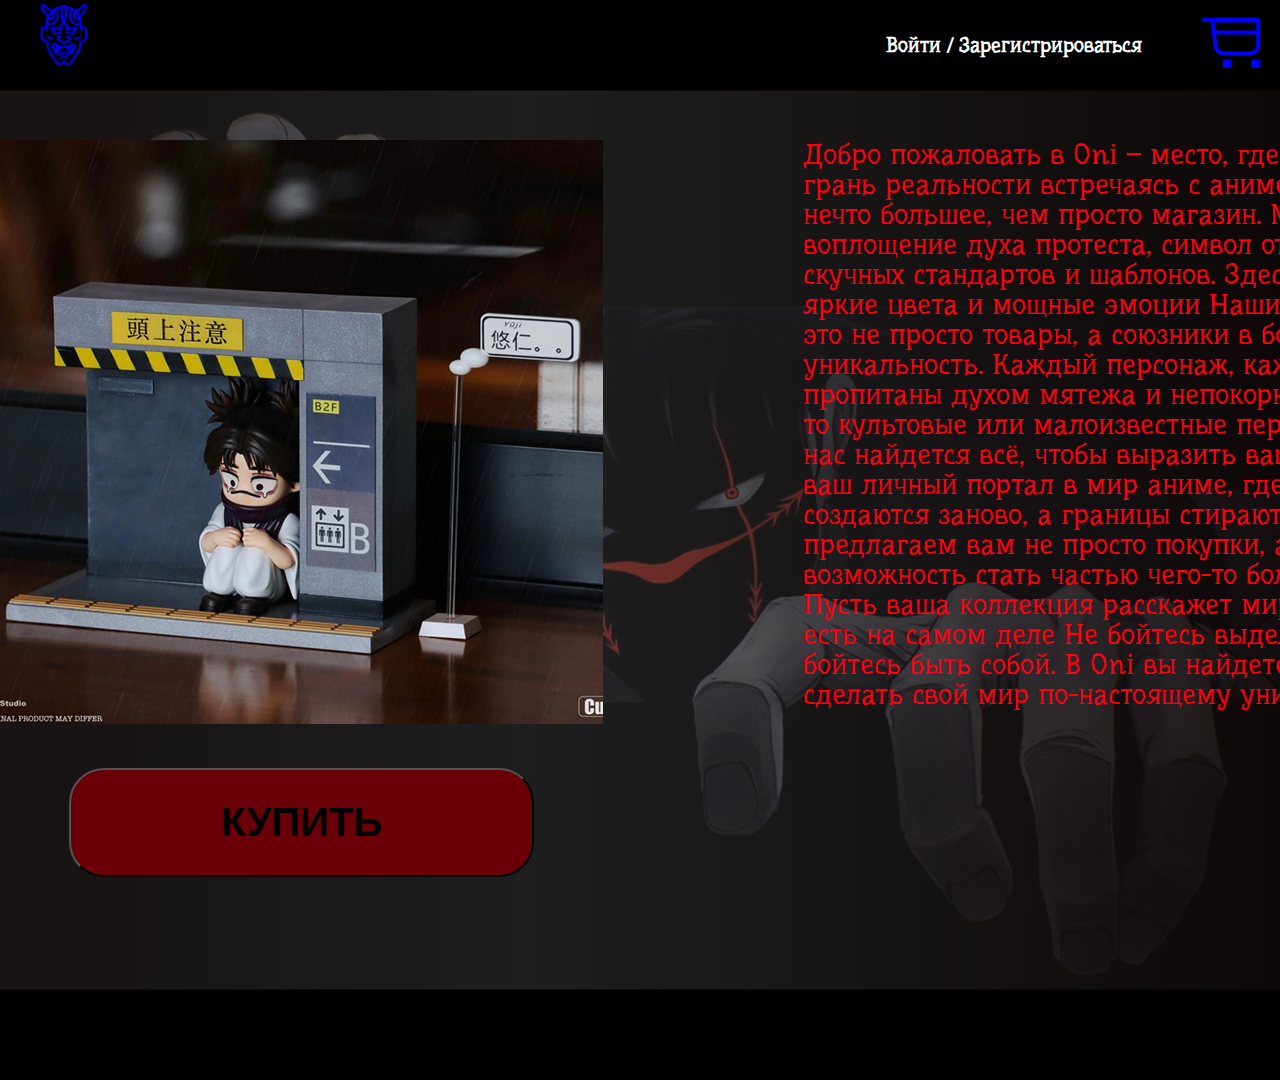
<file: index.html>
<!DOCTYPE html>
<html lang="en">
<head>
	<meta charset="UTF-8">
	<meta name="viewport" content="width=device-width, initial-scale=1.0">
	<link rel="icon" href="img/фон_1.png" type="img/фон_1.png">
	<link rel="stylesheet" href="css/style.css">
	
	<title>ANIME</title>
</head>
<body>

	<div class="container_menu">
		<div class="container_inner">
			<div class="menu_5">
				<div class="icon_text">
					<div class="container_icon">
						<a href="index.html">
							<img src="img/лого.png" alt="Главная иконка сайта">
						</a>
					</div>
				</div>

				<div class="nav_menu">
					<div class="vhod_reg">
						<div class="vhod"><a href="вход.html">Войти  /</a></div>
						<div class="reg"><a href="регистрация.html">Зарегистрироваться</a></div>
					</div>

					
					<div class="img1"><a href="корзина.html"><img src="img/Group.png" alt=""></a></div>
					<div class="img2"><a href="#"><img src="img/поиск.png" alt=""></a></div>
					<div class="img3"><a href="index.html"><img src="img/дом.png" alt=""></a></div>
					
					
				</div>
			</div>
		</div>

	</div>


	<div class="container1">
		<div class="container_second">



			


			<div class="image_text">

				<div class="image_button">
					<div class="image"><img src="img/image1.png" alt="">	</div>
					
					<a href="каталог.html"><button class="btn"> купить </button></a>
					<!-- <a href="страница товара.html"><button class="btn"> купить </button></a> -->
					

				</div>
				
				<div class="text"><p>Добро пожаловать в Oni – место, где стирается грань реальности встречаясь с аниме, создавая нечто большее, чем просто магазин. Мы – это воплощение духа протеста, символ отказа от скучных стандартов и шаблонов. Здесь царят яркие цвета и мощные эмоции
					Наши фигурки – это не просто товары, а союзники в борьбе за уникальность. Каждый персонаж, каждая деталь пропитаны духом мятежа и непокорности. Будь то культовые или малоизвестные персонажи, у нас найдется всё, чтобы выразить ваш пыл
					Oni – ваш личный портал в мир аниме, где правила создаются заново, а границы стираются. Мы предлагаем вам не просто покупки, а возможность стать частью чего-то большего. Пусть ваша коллекция расскажет миру, кто вы есть на самом деле
				Не бойтесь выделяться. Не бойтесь быть собой. В Oni вы найдете всё, чтобы сделать свой мир по-настоящему уникальным</p></div>



			</div>
			


		</div>
		
	</div>

	
	<div class="container_footer">
		<div class="container_footer_inner">
			<div class="foot3">
				<div class="text_hidden">	</div>
				<div class="photoimg">
					<img src="img/телеграм.png" alt="">
					<img src="img/инста.png" alt="">
				</div>

			</div>

		</div>
	</div>
	
</body>
</html>
</file>
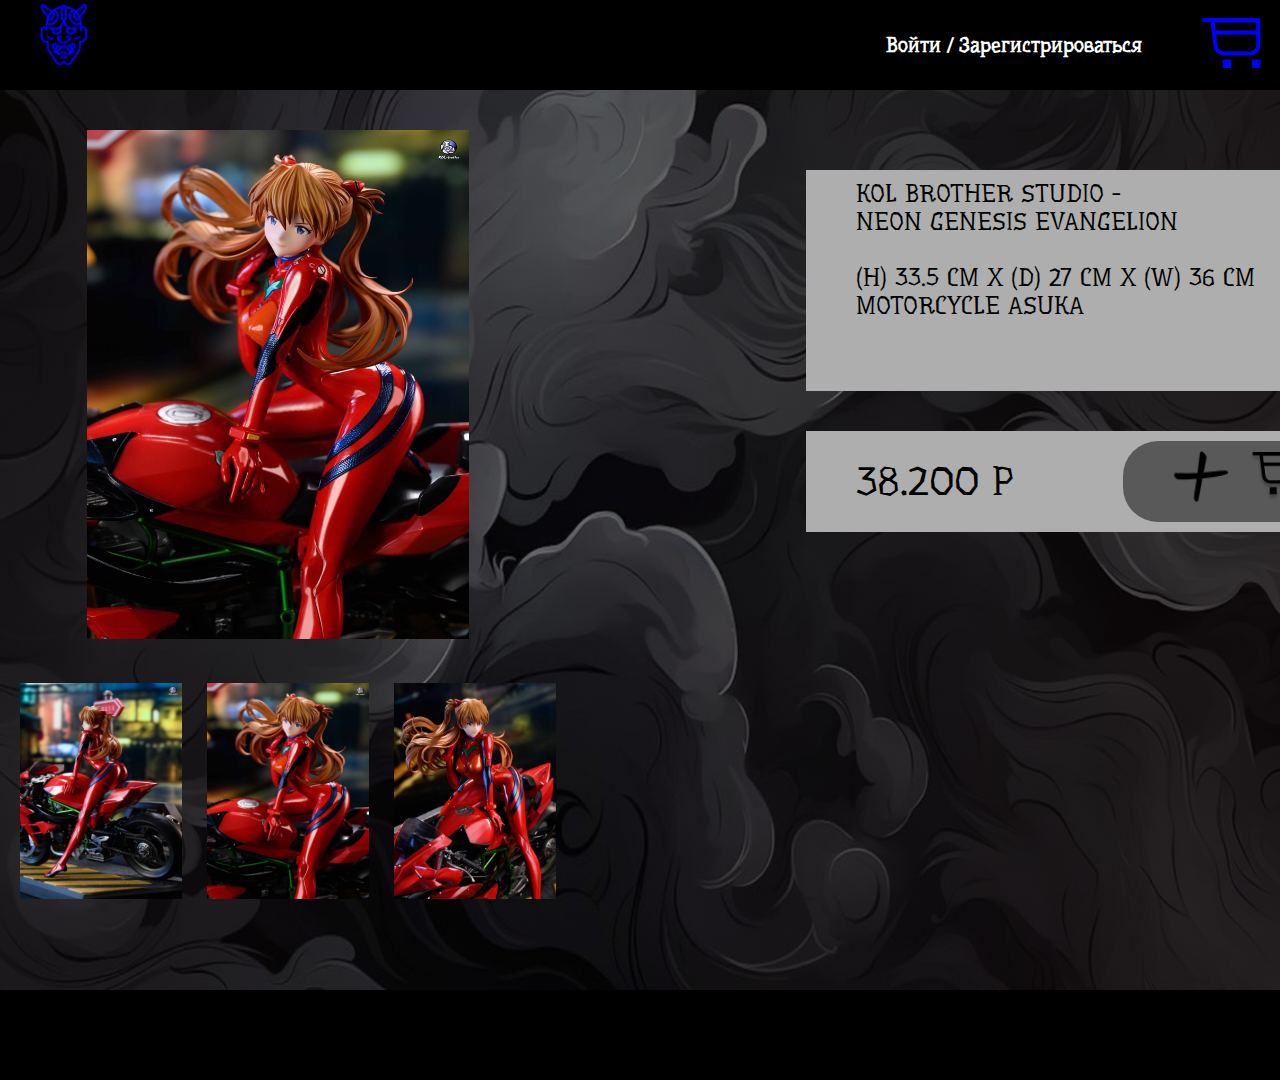
<file: аска.html>
<!DOCTYPE html>
<html lang="en">
<head>
	<meta charset="UTF-8">
	<meta name="viewport" content="width=device-width, initial-scale=1.0">
	<link rel="icon" href="img/фон_1.png" type="img/фон_1.png">
	<link rel="stylesheet" href="css/style.css">
	<title>Страница товара</title>
</head>
<body>

	<div class="container_menu">
		<div class="container_inner">
			<div class="menu_5">
				<div class="icon_text">
					<div class="container_icon">
						<a href="index.html">
							<img src="img/лого.png" alt="Главная иконка сайта">
						</a>
					</div>
				</div>

				<div class="nav_menu">
					<div class="vhod_reg">
						<div class="vhod"><a href="вход.html">Войти  /</a></div>
						<div class="reg"><a href="регистрация.html">Зарегистрироваться</a></div>
					</div>

					
					<div class="img1"><a href="корзина.html"><img src="img/Group.png" alt=""></a></div>
					<div class="img2"><a href="#"><img src="img/поиск.png" alt=""></a></div>
					<div class="img3"><a href="index.html"><img src="img/дом.png" alt=""></a></div>
					
					
				</div>
			</div>
		</div>

	</div>


	<div class="container3">
		<div class="container_second_3">



			<div class="photo_opisanie">

				<div class="photo_image">
					<div class="photo"><img src="img/аска2.jfif" alt=""></div>

					<img class="imgg1" src="img/аска1" alt="">
					<img class="imgg2" src="img/аска2.jfif" alt="">
					<img class="imgg3" src="img/аска3.png" alt="">




				</div>



				<div class="opisanie_2">
					<p class="btn3">Kol Brother Studio - <br>Neon Genesis Evangelion <br> <br> (H) 33.5 cm x (D) 27 cm x (W) 36 cm<br> Motorcycle Asuka  </p>

					<div class="btn4">
						<p > 38.200 р </p>

						<div class="block">
							<p><img src="img/+.png" alt=""></p>
							<p><img src="img/корзина.png" alt=""></p>
						</div>

					</div>

				</div>


			</div>
			


		</div>
		
	</div>

	<div class="container_footer">
		<div class="container_footer_inner">
			<div class="foot3">
				<div class="text_hidden">	</div>
				<div class="photoimg">
					<img src="img/телеграм.png" alt="">
					<img src="img/инста.png" alt="">
				</div>

			</div>

		</div>
	</div>

</body>
</html>
</file>
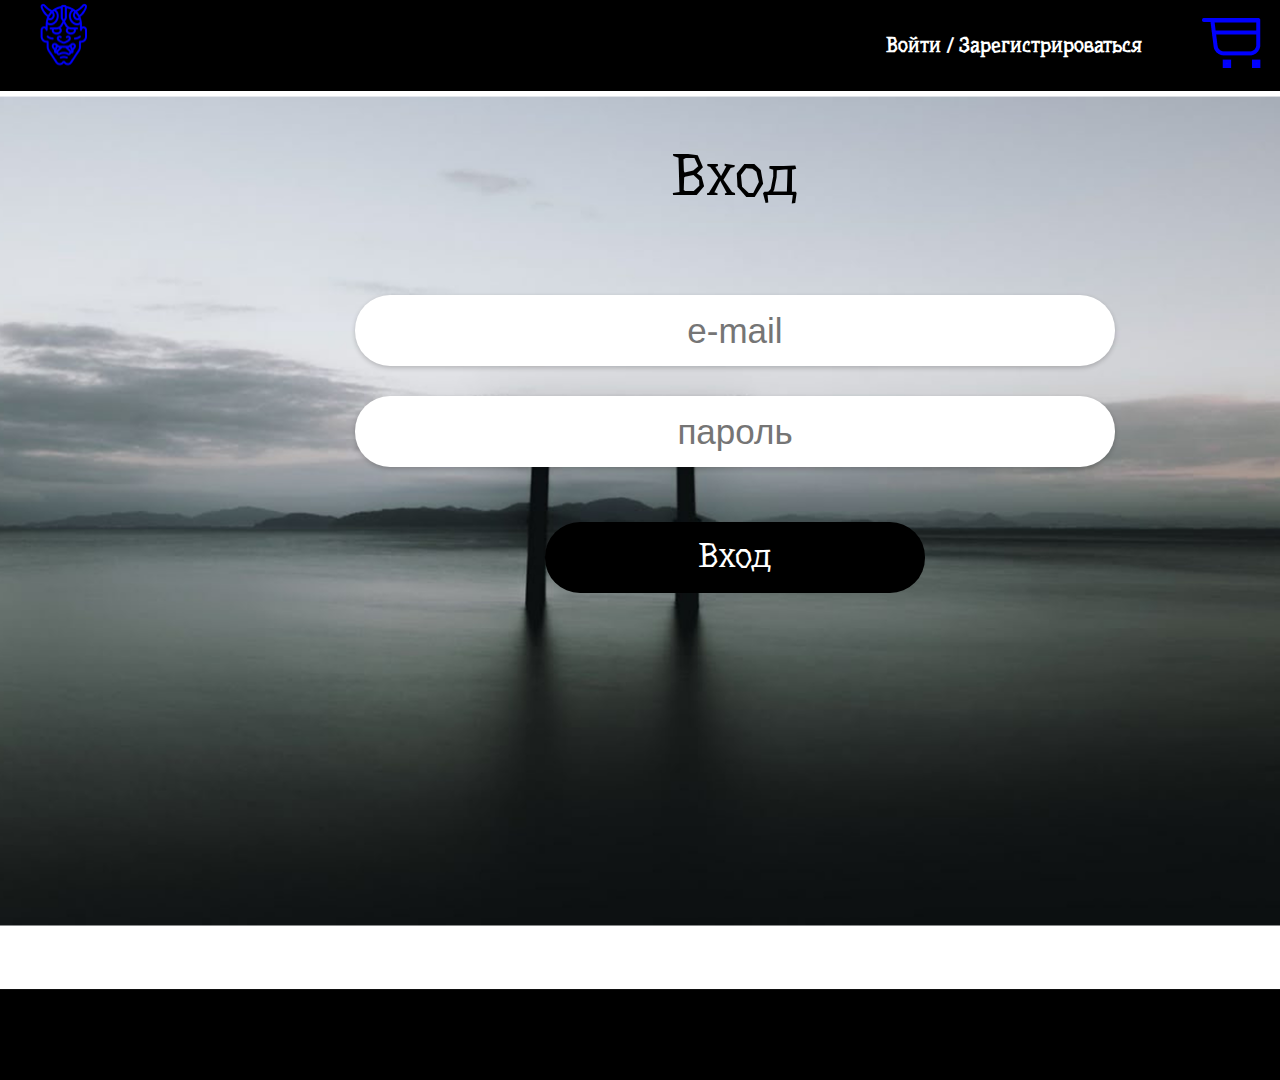
<file: вход.html>
<!DOCTYPE html>
<html lang="en">
<head>
	<meta charset="UTF-8">
	<meta name="viewport" content="width=device-width, initial-scale=1.0">
	<link rel="icon" href="img/фон_1.png" type="img/фон_1.png">
	<link rel="stylesheet" href="css/style.css">
	<title>Вход</title>
</head>
<body>

<div class="container_menu">
		<div class="container_inner">
			<div class="menu_5">
				<div class="icon_text">
					<div class="container_icon">
						<a href="index.html">
							<img src="img/лого.png" alt="Главная иконка сайта">
						</a>
					</div>
				</div>

				<div class="nav_menu">
					<div class="vhod_reg">
						<div class="vhod"><a href="вход.html">Войти  /</a></div>
						<div class="reg"><a href="регистрация.html">Зарегистрироваться</a></div>
					</div>

					
					<div class="img1"><a href="корзина.html"><img src="img/Group.png" alt=""></a></div>
					<div class="img2"><a href="#"><img src="img/поиск.png" alt=""></a></div>
					<div class="img3"><a href="index.html"><img src="img/дом.png" alt=""></a></div>
					
					
				</div>
			</div>
		</div>

	</div>



	<div class="container5">
		<div class="container_second_5">




			<div class="text2"><p>Вход</p></div>



			<div class="button-container">
    
    <input type="email" id="email" class="input-field" placeholder="e-mail" />

    
    <input type="password" id="password" class="input-field" placeholder="пароль" />

    <p class="btn18">Вход</p>
</div>



	

		</div>
		
	</div>



	<div class="container_footer">
		<div class="container_footer_inner">
			<div class="foot3">
				<div class="text_hidden">	</div>
				<div class="photoimg">
					<img src="img/телеграм.png" alt="">
					<img src="img/инста.png" alt="">
				</div>

			</div>

		</div>
	</div>

	
</body>
</html>
</file>
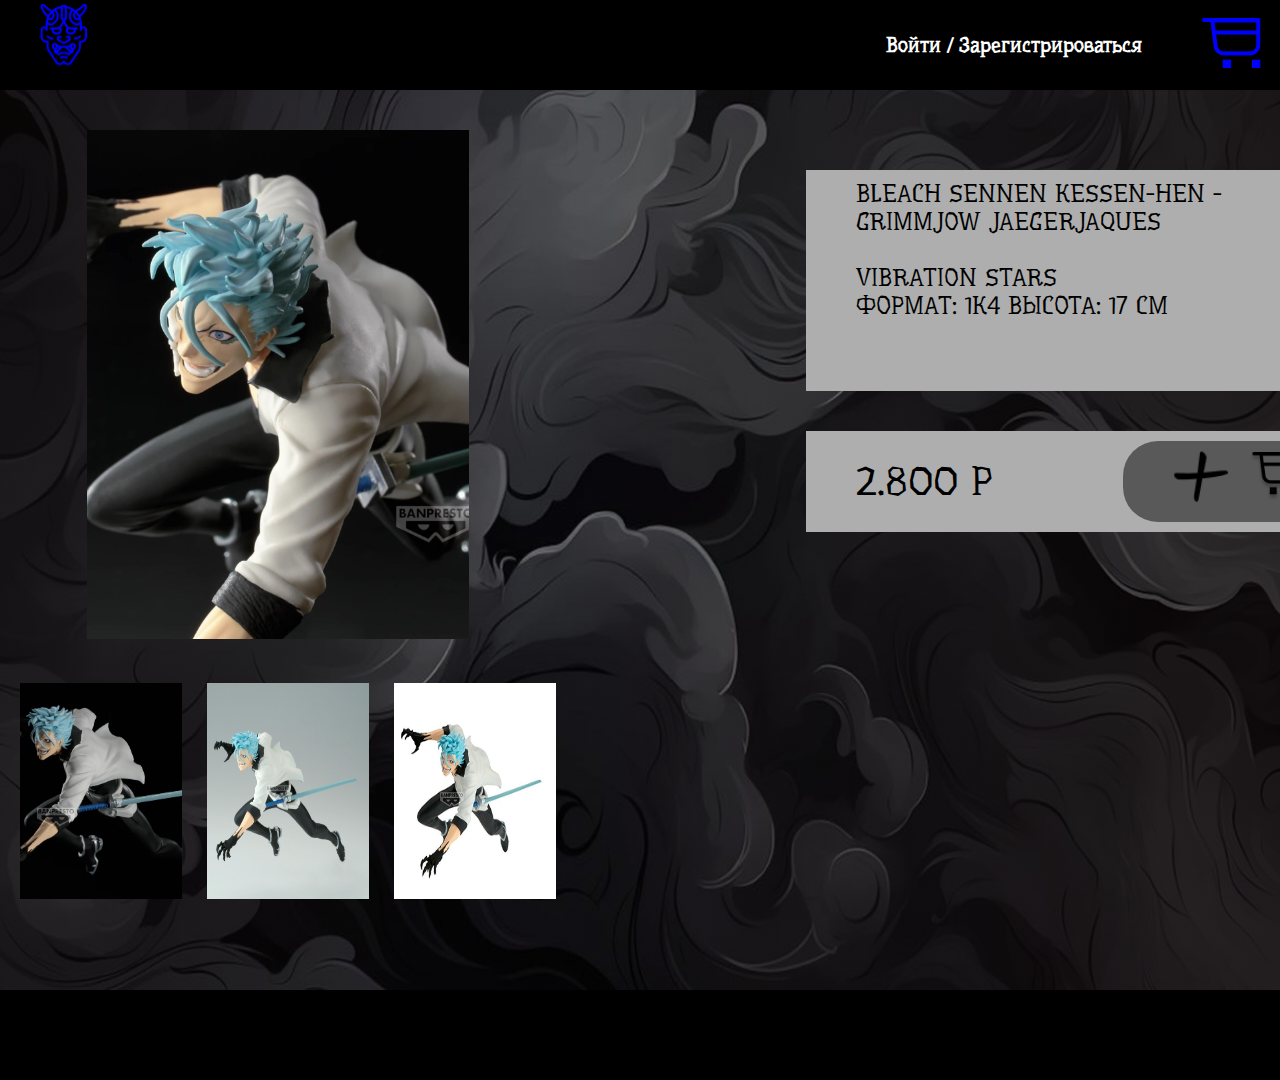
<file: гримм.html>
<!DOCTYPE html>
<html lang="en">
<head>
	<meta charset="UTF-8">
	<meta name="viewport" content="width=device-width, initial-scale=1.0">
	<link rel="icon" href="img/фон_1.png" type="img/фон_1.png">
	<link rel="stylesheet" href="css/style.css">
	<title>Страница товара</title>
</head>
<body>

	<div class="container_menu">
		<div class="container_inner">
			<div class="menu_5">
				<div class="icon_text">
					<div class="container_icon">
						<a href="index.html">
							<img src="img/лого.png" alt="Главная иконка сайта">
						</a>
					</div>
				</div>

				<div class="nav_menu">
					<div class="vhod_reg">
						<div class="vhod"><a href="вход.html">Войти  /</a></div>
						<div class="reg"><a href="регистрация.html">Зарегистрироваться</a></div>
					</div>

					
					<div class="img1"><a href="корзина.html"><img src="img/Group.png" alt=""></a></div>
					<div class="img2"><a href="#"><img src="img/поиск.png" alt=""></a></div>
					<div class="img3"><a href="index.html"><img src="img/дом.png" alt=""></a></div>
					
					
				</div>
			</div>
		</div>

	</div>


	<div class="container3">
		<div class="container_second_3">



			<div class="photo_opisanie">

				<div class="photo_image">
					<div class="photo"><img src="img/гримм3.png" alt=""></div>

					<img class="imgg1" src="img/гримм4.png" alt="">
					<img class="imgg2" src="img/гримм2.jfif" alt="">
					<img class="imgg3" src="img/товар 3.png" alt="">




				</div>



				<div class="opisanie_2">
					<p class="btn3">Bleach Sennen Kessen-hen - <br>Grimmjow Jaegerjaques <br> <br> Vibration Stars <br> Формат: 1к4  Высота: 17 см </p>

					<div class="btn4">
						<p > 2.800 р </p>

						<div class="block">
							<p><img src="img/+.png" alt=""></p>
							<p><img src="img/корзина.png" alt=""></p>
						</div>

					</div>

				</div>


			</div>
			


		</div>
		
	</div>

	<div class="container_footer">
		<div class="container_footer_inner">
			<div class="foot3">
				<div class="text_hidden">	</div>
				<div class="photoimg">
					<img src="img/телеграм.png" alt="">
					<img src="img/инста.png" alt="">
				</div>

			</div>

		</div>
	</div>

</body>
</html>
</file>
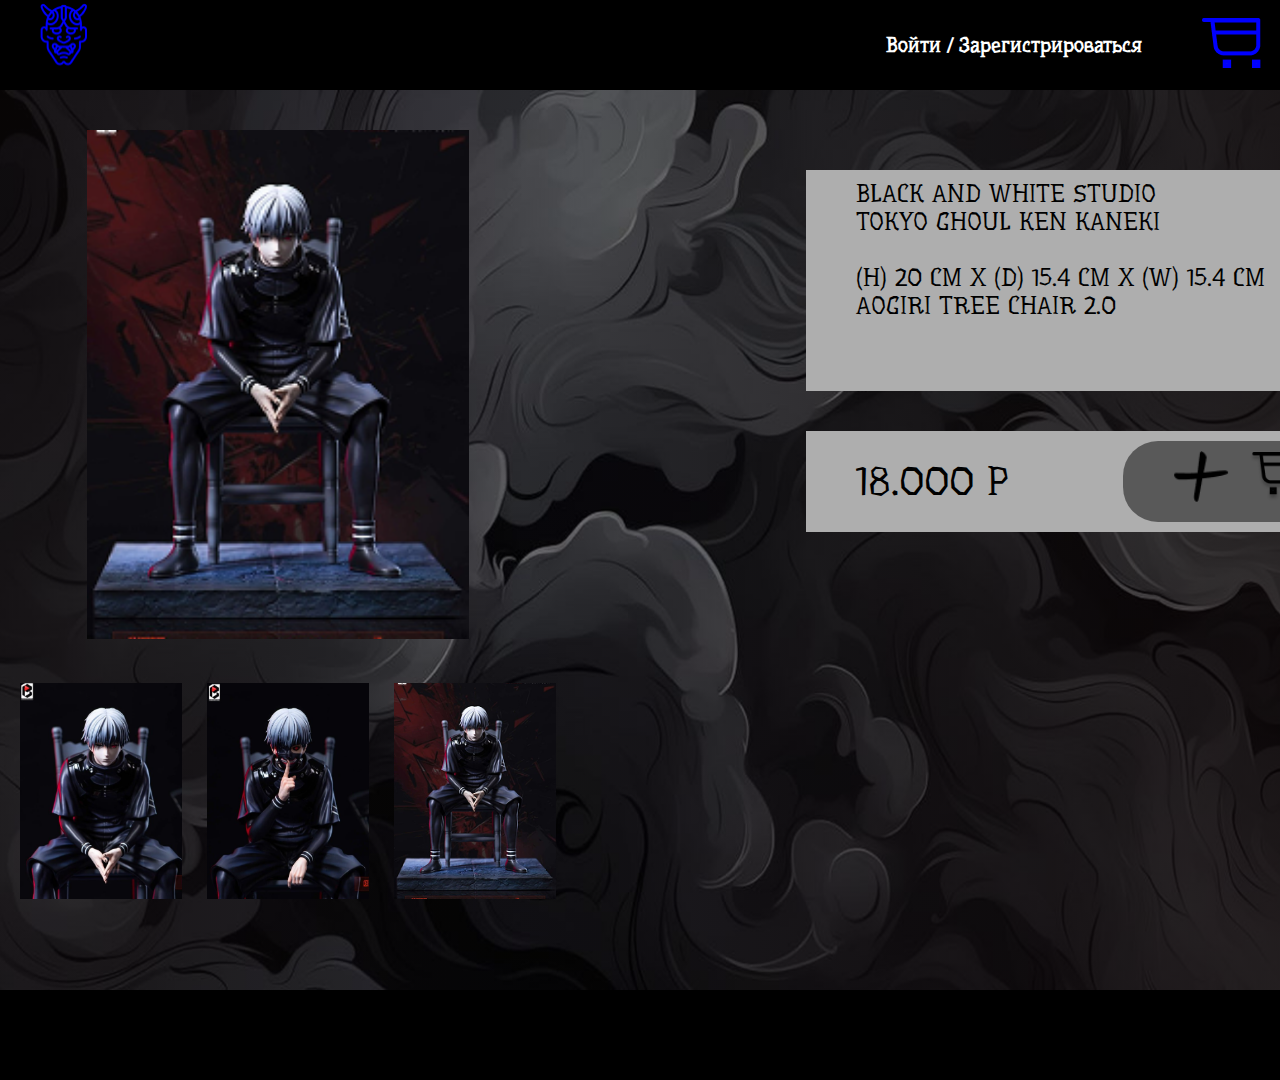
<file: канеки.html>
<!DOCTYPE html>
<html lang="en">
<head>
	<meta charset="UTF-8">
	<meta name="viewport" content="width=device-width, initial-scale=1.0">
	<link rel="icon" href="img/фон_1.png" type="img/фон_1.png">
	<link rel="stylesheet" href="css/style.css">
	<title>Страница товара</title>
</head>
<body>

	<div class="container_menu">
		<div class="container_inner">
			<div class="menu_5">
				<div class="icon_text">
					<div class="container_icon">
						<a href="index.html">
							<img src="img/лого.png" alt="Главная иконка сайта">
						</a>
					</div>
				</div>

				<div class="nav_menu">
					<div class="vhod_reg">
						<div class="vhod"><a href="вход.html">Войти  /</a></div>
						<div class="reg"><a href="регистрация.html">Зарегистрироваться</a></div>
					</div>

					
					<div class="img1"><a href="корзина.html"><img src="img/Group.png" alt=""></a></div>
					<div class="img2"><a href="#"><img src="img/поиск.png" alt=""></a></div>
					<div class="img3"><a href="index.html"><img src="img/дом.png" alt=""></a></div>
					
					
				</div>
			</div>
		</div>

	</div>


	<div class="container3">
		<div class="container_second_3">



			<div class="photo_opisanie">

				<div class="photo_image">
					<div class="photo"><img src="img/товар1.png" alt=""></div>

					<img class="imgg1" src="img/канеки1.png" alt="">
					<img class="imgg2" src="img/канеки2.png" alt="">
					<img class="imgg3" src="img/товар1.png" alt="">




				</div>



				<div class="opisanie_2">
					<p class="btn3">Black and White Studio <br>Tokyo Ghoul Ken Kaneki <br> <br> (H) 20 cm x (D) 15.4 cm x (W) 15.4 cm <br> Aogiri Tree Chair 2.0
					</p>

					<div class="btn4">
						<p > 18.000 р </p>

						<div class="block">
							<p><img src="img/+.png" alt=""></p>
							<p><img src="img/корзина.png" alt=""></p>
						</div>

					</div>

				</div>


			</div>
			


		</div>
		
	</div>

	<div class="container_footer">
		<div class="container_footer_inner">
			<div class="foot3">
				<div class="text_hidden">	</div>
				<div class="photoimg">
					<img src="img/телеграм.png" alt="">
					<img src="img/инста.png" alt="">
				</div>

			</div>

		</div>
	</div>

</body>
</html>
</file>
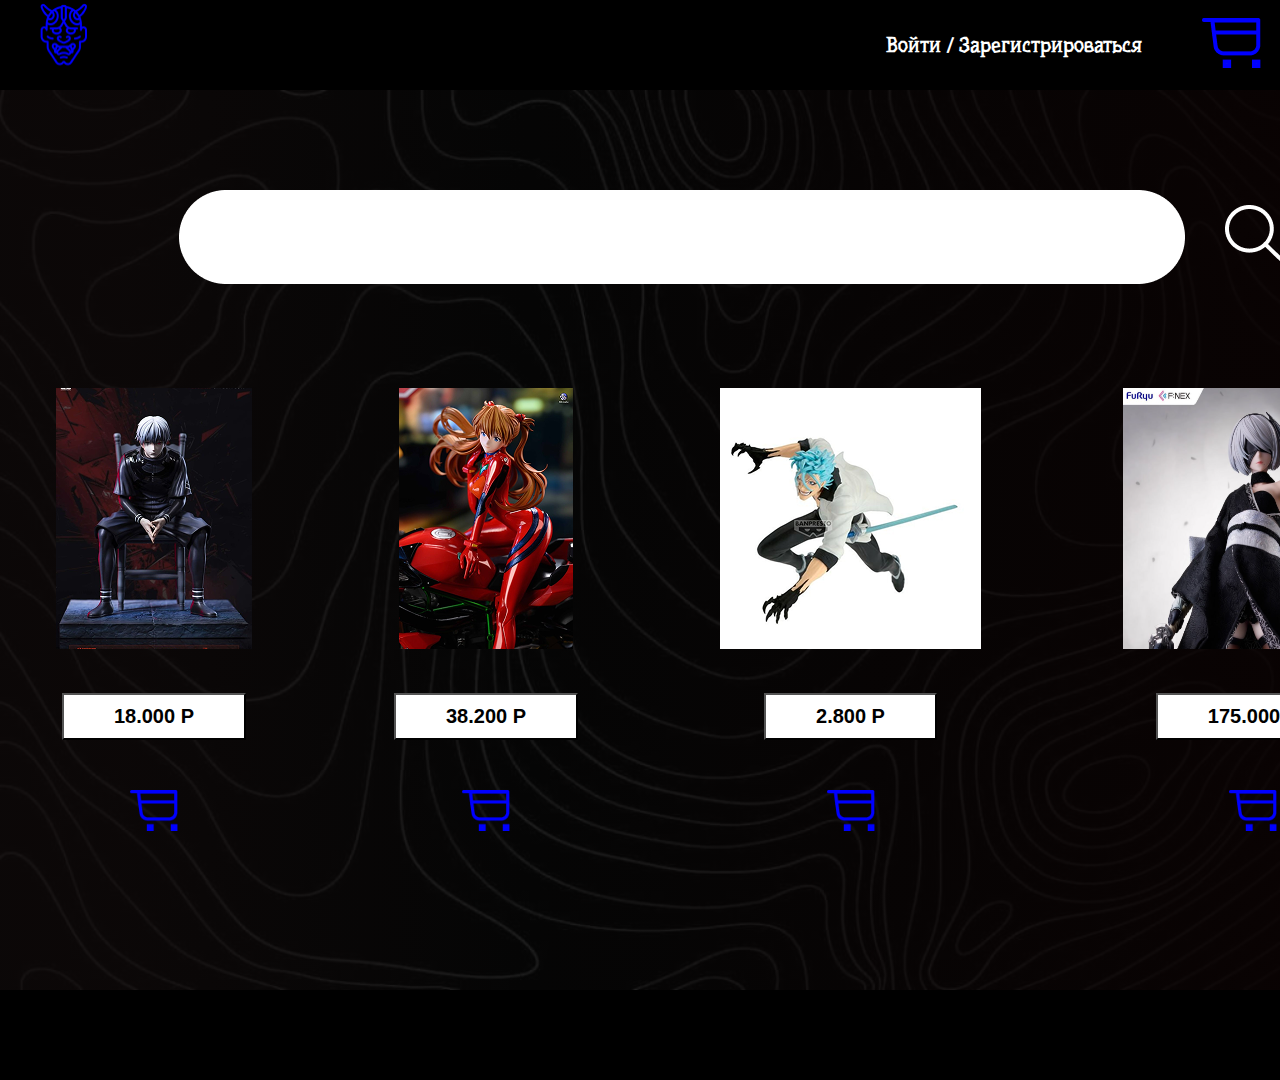
<file: каталог.html>
<!DOCTYPE html>
<html lang="en">
<head>
	<meta charset="UTF-8">
	<meta name="viewport" content="width=device-width, initial-scale=1.0">
	<link rel="icon" href="img/фон_1.png" type="img/фон_1.png">
	<link rel="stylesheet" href="css/style.css">
	<title>Каталог</title>
</head>
<body>

	<div class="container_menu">
		<div class="container_inner">
			<div class="menu_5">
				<div class="icon_text">
					<div class="container_icon">
						<a href="index.html">
							<img src="img/лого.png" alt="Главная иконка сайта">
						</a>
					</div>
				</div>

				<div class="nav_menu">
					<div class="vhod_reg">
						<div class="vhod"><a href="вход.html">Войти  /</a></div>
						<div class="reg"><a href="регистрация.html">Зарегистрироваться</a></div>
					</div>

					
					<div class="img1"><a href="корзина.html"><img src="img/Group.png" alt=""></a></div>
					<div class="img2"><a href="#"><img src="img/поиск.png" alt=""></a></div>
					<div class="img3"><a href="index.html"><img src="img/дом.png" alt=""></a></div>
					
					
				</div>
			</div>
		</div>

	</div>




	
	<div class="container2">
		<div class="container_second_2">





			<div class="poisk_lypa">
				<div class="poisk"><img src="img/поисковая.png" alt=""></div>
				<a class="lypa"   href=""><img src="img/поиск_2.png" alt=""></a>
			</div>

			<div class="tovar_inner">


				<div class="tovar">
					<a href="канеки.html"><img  class="img_1" src="img/товар1.png" alt=""></a>
					<button class="btn2"> 18.000 р </button>
					<a href="корзина.html"><img src="img/Group.png" alt="" class="korzina"></a>
				</div>


				<div class="tovar">
					<a href="аска.html"><img  class="img_2" src="img/товар2.png" alt=""></a>
					<button class="btn2"> 38.200 р </button>
					<a href="корзина.html"><img src="img/Group.png" alt="" class="korzina"></a>
				</div>
				<div class="tovar">
					<a href="гримм.html"><img  class="img_3" src="img/товар 3.png" alt=""></a>
					<button class="btn2"> 2.800 р </button>
					<a href="корзина.html"><img src="img/Group.png" alt="" class="korzina"></a>
				</div>

				<div class="tovar">
					<a href="страница товара.html"><img  class="img_4" src="img/товар9.png" alt=""></a>
					<button class="btn2"> 175.000 р </button>
					<a href="корзина.html"><img src="img/Group.png" alt="" class="korzina"></a>
				</div>


			</div>		

		</div>
	</div>


	<div class="container_footer">
		<div class="container_footer_inner">
			<div class="foot3">
				<div class="text_hidden">	</div>
				<div class="photoimg">
					<img src="img/телеграм.png" alt="">
					<img src="img/инста.png" alt="">
				</div>

			</div>

		</div>
	</div>


	
</body>
</html>
</file>
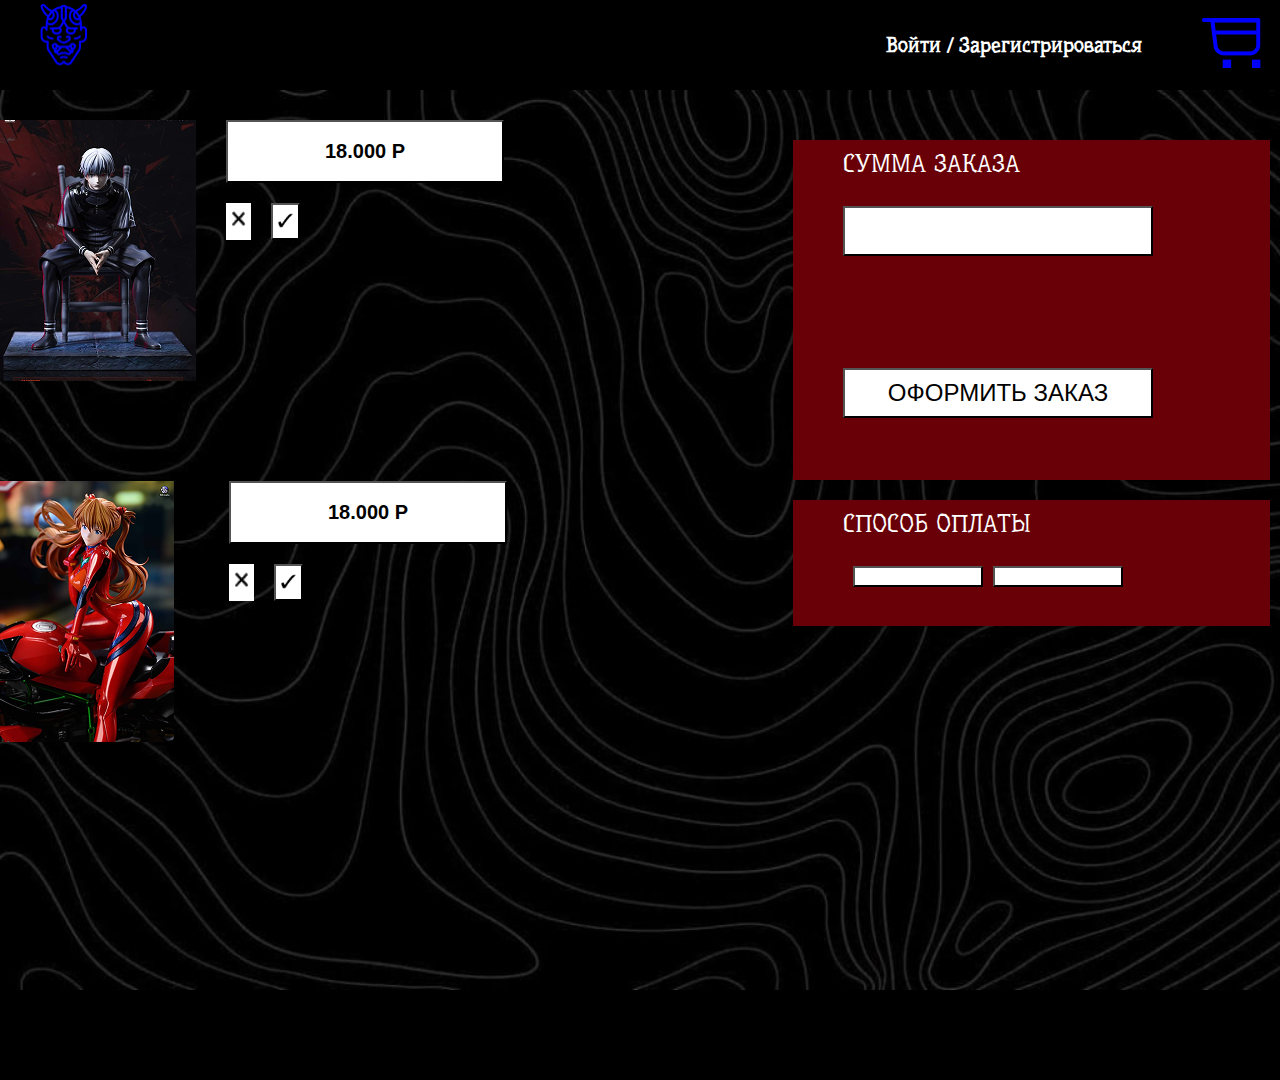
<file: корзина.html>
<!DOCTYPE html>
<html lang="en">
<head>
	<meta charset="UTF-8">
	<meta name="viewport" content="width=device-width, initial-scale=1.0">
	<link rel="icon" href="img/фон_1.png" type="img/фон_1.png">
	<link rel="stylesheet" href="css/style.css">
	<title>Корзина</title>
</head>
<body>

	<div class="container_menu">
		<div class="container_inner">
			<div class="menu_5">
				<div class="icon_text">
					<div class="container_icon">
						<a href="index.html">
							<img src="img/лого.png" alt="Главная иконка сайта">
						</a>
					</div>
				</div>

				<div class="nav_menu">
					<div class="vhod_reg">
						<div class="vhod"><a href="вход.html">Войти  /</a></div>
						<div class="reg"><a href="регистрация.html">Зарегистрироваться</a></div>
					</div>

					
					<div class="img1"><a href="корзина.html"><img src="img/Group.png" alt=""></a></div>
					<div class="img2"><a href="#"><img src="img/поиск.png" alt=""></a></div>
					<div class="img3"><a href="index.html"><img src="img/дом.png" alt=""></a></div>
					
					
				</div>
			</div>
		</div>

	</div>

	<div class="container4">
		<div class="container_second_4">




			<div class="block_inner">

				<div class="block_img_text">

					<div class="bbb">
						<div class="block_block">
							<img src="img/товар1.png" alt="">
							<div class="block_btn1">
								<button class="btn9"> 18.000 р </button>

								<div class="block_pp">
									<p class="btn7"> <img src="img/×.png" alt=""> </p>
									<button class="btn8"> <img src="img/✓.png" alt=""> </button>
								</div>

							</div>
						</div>

						<div class="block_block">

							<div class="block_img_text">
								<img src="img/товар2.png" alt="">
								<div class="block_btn2">
									<button class="btn9"> 18.000 р </button>

									<div class="block_pp">
										<p class="btn7"> <img src="img/×.png" alt=""> </p>
										<button class="btn8"> <img src="img/✓.png" alt=""> </button>
									</div>

								</div>

							</div>

						</div>

					</div>

					

					<div class="summa">
						<p class="btn10"> Сумма заказа <br> <br>

							<button class="btn12"> </button>
							<br> <br> <br> <br>
							<button class="btn13"> Оформить заказ </button>
						</p>

						<p class="btn15">Способ оплаты <br> <br>

							<span class="class">
								<button class="btn14"> </button> 
								<button class="btn16"></button>
							</span>
							
							
							
						</p>


					</div>





				</div>

				





			</div>




		</div>
		
	</div>



	<div class="container_footer">
		<div class="container_footer_inner">
			<div class="foot3">
				<div class="text_hidden">	</div>
				<div class="photoimg">
					<img src="img/телеграм.png" alt="">
					<img src="img/инста.png" alt="">
				</div>

			</div>

		</div>
	</div>
</body>
</html>
</file>
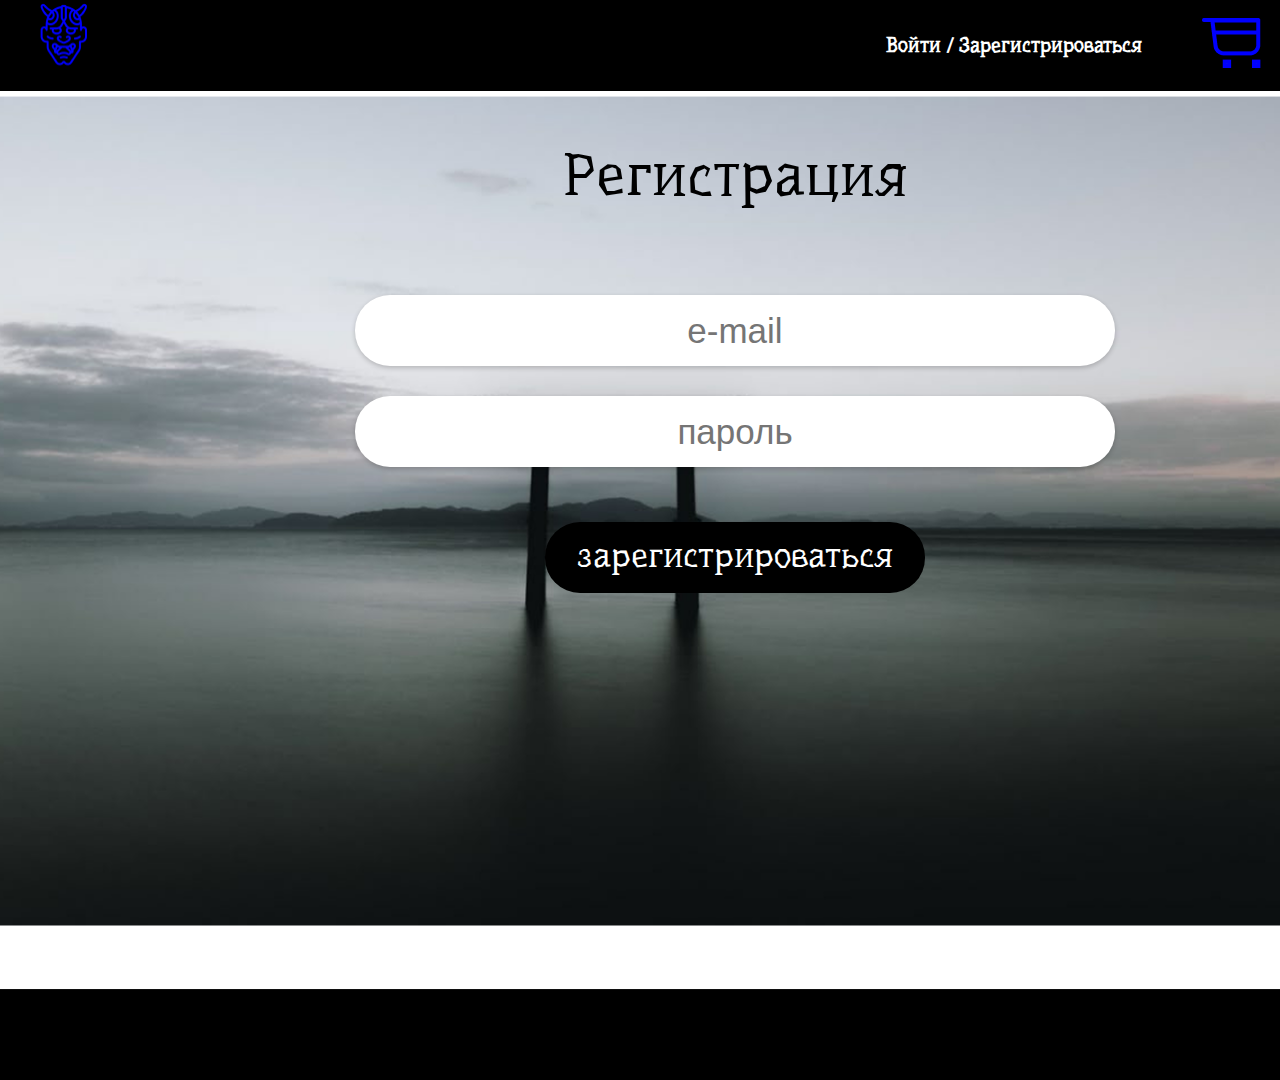
<file: регистрация.html>
<!DOCTYPE html>
<html lang="en">
<head>
	<meta charset="UTF-8">
	<meta name="viewport" content="width=device-width, initial-scale=1.0">
	<link rel="icon" href="img/фон_1.png" type="img/фон_1.png">
	<link rel="stylesheet" href="css/style.css">
	<title>Регистрация</title>
</head>
<body>

	<div class="container_menu">
		<div class="container_inner">
			<div class="menu_5">
				<div class="icon_text">
					<div class="container_icon">
						<a href="index.html">
							<img src="img/лого.png" alt="Главная иконка сайта">
						</a>
					</div>
				</div>

				<div class="nav_menu">
					<div class="vhod_reg">
						<div class="vhod"><a href="вход.html">Войти  /</a></div>
						<div class="reg"><a href="регистрация.html">Зарегистрироваться</a></div>
					</div>

					
					<div class="img1"><a href="корзина.html"><img src="img/Group.png" alt=""></a></div>
					<div class="img2"><a href="#"><img src="img/поиск.png" alt=""></a></div>
					<div class="img3"><a href="index.html"><img src="img/дом.png" alt=""></a></div>
					
					
				</div>
			</div>
		</div>

	</div>


	<div class="container5">
		<div class="container_second_5">




			<div class="text2"><p>Регистрация</p></div>



			<div class="button-container">
				
				<input type="email" id="email" class="input-field" placeholder="e-mail" />

				
				<input type="password" id="password" class="input-field" placeholder="пароль" />

				<p class="btn18">зарегистрироваться</p>
			</div>




			



		</div>
		
	</div>

	<div class="container_footer">
		<div class="container_footer_inner">
			<div class="foot3">
				<div class="text_hidden">	</div>
				<div class="photoimg">
					<img src="img/телеграм.png" alt="">
					<img src="img/инста.png" alt="">
				</div>

			</div>

		</div>
	</div>

	

</body>
</html>
</file>
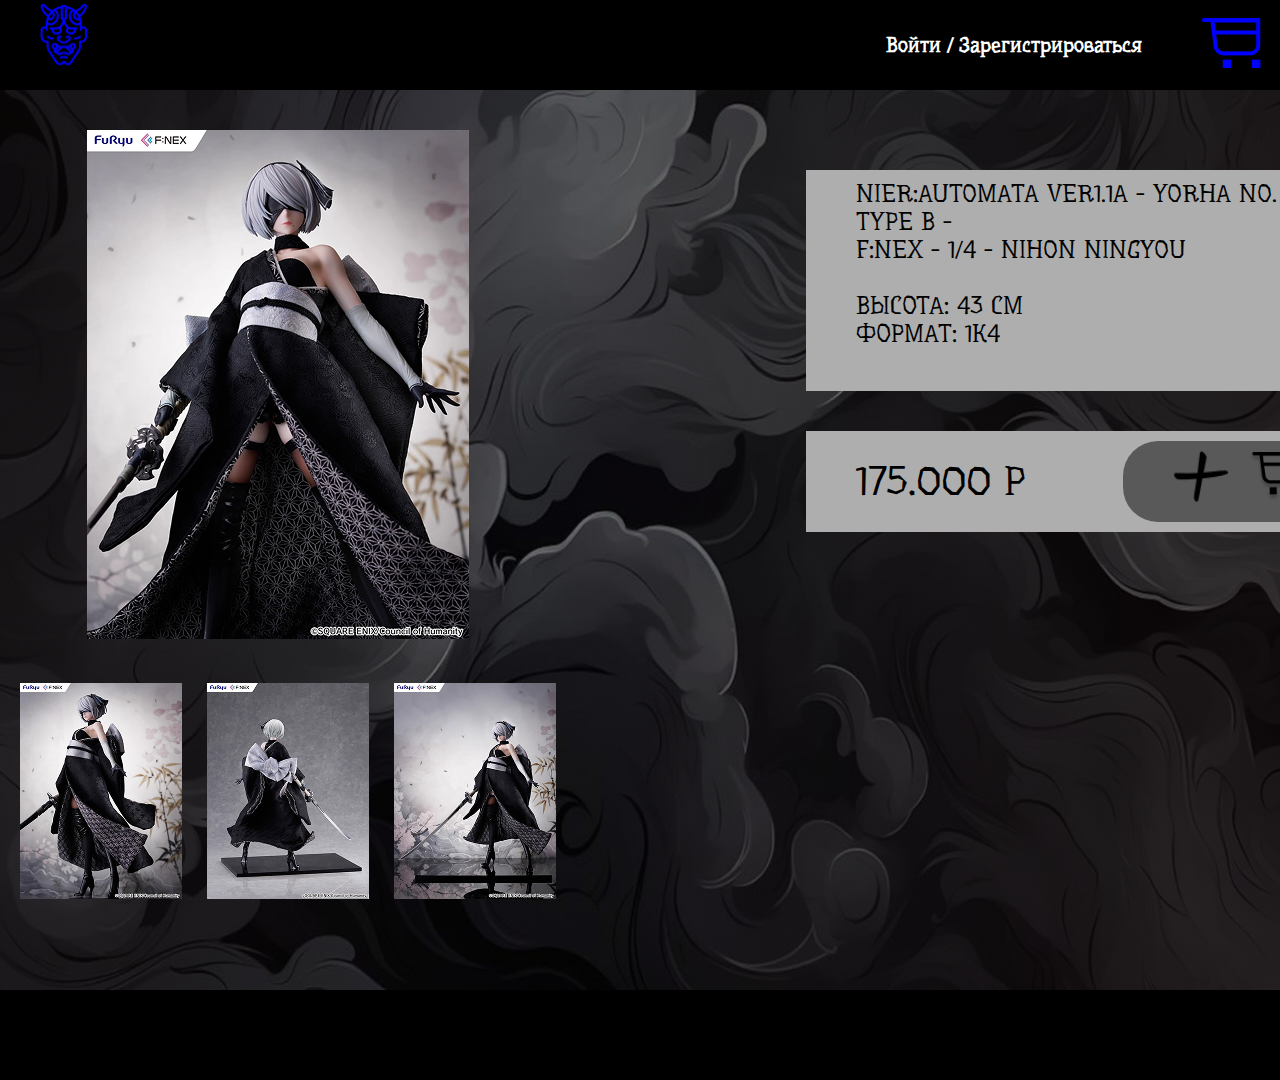
<file: страница товара.html>
<!DOCTYPE html>
<html lang="en">
<head>
	<meta charset="UTF-8">
	<meta name="viewport" content="width=device-width, initial-scale=1.0">
	<link rel="icon" href="img/фон_1.png" type="img/фон_1.png">
	<link rel="stylesheet" href="css/style.css">
	<title>Страница товара</title>
</head>
<body>

	<div class="container_menu">
		<div class="container_inner">
			<div class="menu_5">
				<div class="icon_text">
					<div class="container_icon">
						<a href="index.html">
							<img src="img/лого.png" alt="Главная иконка сайта">
						</a>
					</div>
				</div>

				<div class="nav_menu">
					<div class="vhod_reg">
						<div class="vhod"><a href="вход.html">Войти  /</a></div>
						<div class="reg"><a href="регистрация.html">Зарегистрироваться</a></div>
					</div>

					
					<div class="img1"><a href="корзина.html"><img src="img/Group.png" alt=""></a></div>
					<div class="img2"><a href="#"><img src="img/поиск.png" alt=""></a></div>
					<div class="img3"><a href="index.html"><img src="img/дом.png" alt=""></a></div>
					
					
				</div>
			</div>
		</div>

	</div>


	<div class="container3">
		<div class="container_second_3">



			<div class="photo_opisanie">

				<div class="photo_image">
					<div class="photo"><img src="img/товар5.png" alt=""></div>

					<img class="imgg1" src="img/товар 6.png" alt="">
					<img class="imgg2" src="img/товар 7.png" alt="">
					<img class="imgg3" src="img/товар 8.png" alt="">




				</div>



				<div class="opisanie_2">
					<p class="btn3">NieR:Automata Ver1.1a - YoRHa No.  2 Type B - <br>F:Nex - 1/4 - Nihon Ningyou <br> <br> Высота: 43 см <br> Формат: 1к4   </p>

					<div class="btn4">
						<p > 175.000 р </p>

						<div class="block">
							<p><img src="img/+.png" alt=""></p>
							<p><img src="img/корзина.png" alt=""></p>
						</div>

					</div>

				</div>


			</div>
			


		</div>
		
	</div>

	<div class="container_footer">
		<div class="container_footer_inner">
			<div class="foot3">
				<div class="text_hidden">	</div>
				<div class="photoimg">
					<img src="img/телеграм.png" alt="">
					<img src="img/инста.png" alt="">
				</div>

			</div>

		</div>
	</div>

</body>
</html>
</file>
<file: css/style.css>
@import url('https://fonts.googleapis.com/css2?family=Bonheur+Royale&family=Coda&family=Diplomata&family=Great+Vibes&family=Inconsolata:wght@200..900&family=Ingrid+Darling&family=LXGW+WenKai+TC&family=Lavishly+Yours&family=Marck+Script&family=Meow+Script&family=Monsieur+La+Doulaise&family=Montserrat:ital,wght@0,100..900;1,100..900&family=Mrs+Saint+Delafield&family=Pacifico&family=Playfair+Display:ital,wght@0,400..900;1,400..900&family=Underdog&display=swap');

* {
    box-sizing: border-box;
    color: white;
    margin: 0;
    padding: 0;
}
body {
       font-family: "Underdog", system-ui;
  font-weight: 400;
  font-style: normal;

}

.container_menu {
    background-color: black;
}
.container_inner {
    margin: 0 auto;
    width: 1470px;
}
.menu_5 {
    width: 1440px;
    height:90px;
    display: flex;
    justify-content: space-between;
    align-items: center;
}
.container1 {
     
    width:100%;
    height: 100vh;
    background:  linear-gradient(90deg, rgba(15,10,10,0.75) 10%, rgba(10,10,10,0.5)41%, rgba(10,3,3,0.9) 100%, rgba(10,4,4,0.8) 100%), url('../img/фон_1.png'); /* Изменен путь */
    background-size: cover;
    background-position: center;
    }


.container_second {
    margin: 0 auto;
    width: 1470px;
    }

.menu {
    padding-top: 20px;
    width: 1440px;
    height:90px;
    background-color: #1a1515;
    display: flex;
    justify-content: space-between;
    align-items: center;
}


.icon_text img {
    padding-top: 20px;
     width: 128px;
    height:128px;
}
.nav_menu {
    display: flex;
    align-items: center;
}
.vhod_reg {
    margin-right: 30px;
    display: flex;
    align-items: center;
}
.vhod {
    margin-right: 5px;
}
.vhod a {
    font-size:20px;
    font-weight: bold;
    text-decoration: none;
}
.reg a {
    font-size:20px;
    font-weight: bold;

    text-decoration: none;
}
.img1, .img2, .img3 {
    margin-left: 30px;
}

.image_text {
    display: flex;
}
.image img {
    width:603px;
    height:584px;
}
.text p {
    width: 639px;
    height:672px;
    line-height: 30px;
    font-size:28px;
    margin-left: 200px;
    color: #FF0011;
}
.image_text {
    padding-top: 50px;
}
.btn {
    font-weight: bold;
    color: black;
    margin-top: 40px;
    display: block;
    padding: 30px 150px;
    background: #6A0007;
    outline: none;
    user-select: none;
    border-radius: 35px;
    font-size: 40px;
    text-transform: uppercase;
    transition:0.2s;
}
.btn:hover {
    background-color: #9A0606;

}
.btn:active {
    transform: translate(0, 4px);
}
.image_button  {
    display: flex;
    flex-direction: column; 
    align-items: center; 
    text-align: center; 
}
.image_button a{
    text-decoration: none;
}







.container2 {
    width:100%;
    height: 100vh;
    background:  linear-gradient(90deg, rgba(15,10,10,0.75) 10%, rgba(10,10,10,0.5)41%, rgba(10,3,3,0.9) 100%, rgba(10,4,4,0.8) 100%), url('../img/фон_8.jfif'); /* Изменен путь */
    background-size: cover;
    background-position: center;
    }


.container_second_2 {
    margin: 0 auto;
    width: 1470px;
    }

.menu2 {
    padding-top: 20px;
    width: 1440px;
    height:90px;
    background-color: black;
    display: flex;
    justify-content: space-between;
    align-items: center;
}
.icon_text img {
    padding-top: 20px;
}
.nav_menu {
    display: flex;
    align-items: center;
}
.vhod_reg {
    margin-right: 30px;
    display: flex;
    align-items: center;
}
.vhod {
    margin-right: 5px;
}
.vhod a {
    font-size:20px;
    font-weight: bold;
    text-decoration: none;
}
.reg a {
    font-size:20px;
    font-weight: bold;

    text-decoration: none;
}
.img1, .img2, .img3 {
    margin-left: 30px;
}

.poisk_lypa {
    padding-top: 100px;
     display: flex;                  
    justify-content: center; 
    padding-bottom: 100px;     
    align-items: center; 
}

.lypa img{
    margin-left: 40px;
}


.tovar_inner {
    display: flex;
    justify-content: space-around;
}
.tovar {
    display: flex;               
    flex-direction: column;      
    align-items: center;         
    text-align: center;          
    margin-right: 30px;         
}

.img_1 {
    width:196px;
    height:261px;
}
.img_2 {
    width:174px;
    height:261px;
}
.img_3 {
    width:261px;
    height:261px;
}
.img_4 {
     width:261px;
    height:261px;
}

.btn2 {
    font-weight: bold;           
    color: black;                
    margin: 40px 0;              
    padding: 10px 50px;         
    background: white;        
    outline: none;             
    user-select: none;            
    font-size: 20px;            
    text-transform: uppercase;     
    transition: 0.2s;            
    display: block;             
}
.btn2:hover {
    background-color: #9A0606;

}
.btn2:active {
    transform: translate(0, 4px);
}
.korzina {
    width: 24px;                 
    height: auto;            
    margin-top: 10px;         
}
.korzina {
    width:48px;
} 


.container3 {
    width:100%;
    height: 100vh;
    background:  linear-gradient(90deg, rgba(15,10,10,0.5) 10%, rgba(10,10,10,0.2)41%, rgba(10,3,3,0.7) 100%, rgba(10,4,4,0.8) 100%), url('../img/фон_3.png'); /* Изменен путь */
    background-size: cover;
    background-position: center;
    }


.container_second_3 {
    margin: 0 auto;
    width: 1470px;
    }

.menu3 {
    padding-top: 20px;
    width: 1440px;
    height:90px;
     background-color: #161616;
    display: flex;
    justify-content: space-between;
    align-items: center;
}


.photo_opisanie {
    display: flex;
    padding-top: 40px; 
}

.opisanie_2 {
    display: flex;
    flex-direction: column;
     margin-left: 250px;

}

.btn3 {
    width: 559px;
    height:221px;       
    color: black;               
    margin: 40px 0;             
    padding: 10px 50px;          
    background: #AEAEAE;         
    outline: none;                
    user-select: none;         
    font-size: 24px;              
    text-transform: uppercase;     
    transition: 0.2s;            
    display: block;              
}


.btn4  {
    width: 559px;
    height:101px;
    color: black;
     padding-left: 50px;                /* Цвет текста */
              
    padding: 10px 30px;          /* Внутренние отступы */
    background: #AEAEAE;            /* Цвет фона кнопки */
    outline: none;                /* Убираем обводку */
    user-select: none; 
      font-size: 24px;           /* Запрет на выделение текста */              /* Размер шрифта */
    text-transform: uppercase;     /* Преобразует текст в верхний регистр */
    transition: 0.2s;             /* Плавный переход для эффектов при наведении */
    display: block;               /* Устанавливаем блочное отображение для кнопки */
}
.btn4 {
    display: flex;
    align-items: center;
    justify-content: space-between;
}

.block {
    align-items: center;
    display: flex;
    padding: 10px 30px;         
    background: #595959;          
    outline: none;               
    user-select: none; 
      font-size: 24px;           
    text-transform: uppercase;    
    transition: 0.2s;   
     border-radius: 35px;         
            

}
.block img {
    width:56px;
    
}
.btn4 p {
    font-size:40px;
    color:black;
    margin-left: 20px;
}

.photo_image {
    text-align: center;
}

.photo {
    padding-bottom: 40px;
}

.photo img {
    width:382px;
    height: 509px;
}

.imgg1, .imgg2, .imgg3 {
    margin-left: 20px;
    height: 216px;
    width: 162px;
}


.container4 {
    width:100%;
    height: 100vh;
    background:   url('../img/фон_8.jfif'); 
    background-size: cover;
    background-position: center;
    }


.container_second_4 {
    margin: 0 auto;
    width: 1470px;
    }

.menu4 {
    padding-top: 20px;
    width: 1440px;
    height:90px;
    display: flex;
    justify-content: space-between;
    align-items: center;
}
.block_inner {
    padding-top: 30px;
}
.block_img_text {
    display: flex;
    justify-content: space-between;

}
.block_block {
    display: flex;
    padding-bottom: 100px;
}
.block_block img {
    max-width:200px;
    max-height: 261px;
}

.btn9 {
    width:278px;
    height: 63px;
    font-weight: bold;         
    color: black;                 
    padding: 10px 50px;        
    background: white;          
    outline: none;            
    user-select: none;         
    font-size: 20px;             
    text-transform: uppercase;    
    transition: 0.2s;        
    display: block;             
}
.btn8 {
    font-weight: bold;       
    color: black;              
    margin: 20px 0;              
    padding: 5px 5px;         
    background: white;          
    outline: none;              
    user-select: none;          
    font-size: 20px;              
    text-transform: uppercase;    
    transition: 0.2s;           
    display: block;             
}
.btn7 {
    
    font-weight: bold;            /* Жирный шрифт */
    color: black;                 /* Цвет текста */
    margin: 20px 0;              /* Отступы сверху и снизу для кнопки */
    padding: 5px 5px;          /* Внутренние отступы */
    background: white;            /* Цвет фона кнопки */
    outline: none;                /* Убираем обводку */
    user-select: none;            /* Запрет на выделение текста */
    font-size: 20px;              /* Размер шрифта */
    text-transform: uppercase;     /* Преобразует текст в верхний регистр */
    transition: 0.2s;             /* Плавный переход для эффектов при наведении */
    display: block;               /* Устанавливаем блочное отображение для кнопки */
}
.block_pp {
    display: flex;
}

.btn7 img {
    width: 15px;
    height: 15px;
}
.btn8 img {
    width: 15px;
    height: 15px;
}
.block_pp p{
    margin-right: 20px;
}
.block_btn1 {
    margin-left: 30px;
}
.block_btn2 {
    margin-left: 55px;
}

.summa {
    margin-right: 200px;

}

.btn10 {

    width:477px;
    height:340px;         
    color: white;                
    margin: 20px 0;            
    padding: 10px 50px;        
    background: #6A0007;           
    outline: none;               
    user-select: none;       
    font-size: 24px;              
    text-transform: uppercase;    
    transition: 0.2s;             
    display: block;             
}

.btn13 {

     width: 310px;
    height:50px;    
    color: black;                 
    background: white;          
    outline: none;            
    user-select: none;           
    font-size: 24px;            
    text-transform: uppercase;
    transition: 0.2s;            
    display: block;           
}

.btn12 {

    width: 310px;
    height:50px;    
    color: black;              
    background: white;            
    outline: none;              
    user-select: none;         
    font-size: 24px;             
    transition: 0.2s;           
    display: block;             
}

.btn14 {
     margin-left: 10px;
     width: 130px;
    height:21px;   
    color: black;                 
    background: white;           
    outline: none;                
    user-select: none;          
    font-size: 24px;             
    transition: 0.2s;           
    display: block;               
}
.btn16 {
    margin-left: 10px;
    width: 130px;
    height:21px;    
    color: black;                
    background: white;          
    outline: none;               
    user-select: none;            
    font-size: 24px;             
    transition: 0.2s;            
    display: block;               
}
.class {
    display: flex;
}

.btn15 {

    width:477px;
    height:126px;        
    color: white;                 
    padding: 10px 50px;          
    background: #6A0007;            
    outline: none;                
    user-select: none;            
    font-size: 24px;              
    text-transform: uppercase;    
    transition: 0.2s;            
    display: block;              
}

.text6 {
    padding-top: 20px;
}

.container5 {
    width:100%;
    height: 100vh;
    background:   url('../img/фон_5.png');
    background-size: cover;
    background-position: center;
    }


.container_second_5 {
    margin: 0 auto;
    width: 1470px;
    }
.menu5 {
    padding-top: 20px;
    width: 1440px;
    height:90px;
    display: flex;
    justify-content: space-between;
    align-items: center;
}
.vhod2 a{
     font-weight: bold;
    color:black;
    text-decoration: none;
    font-size:20px;
}

.reg2 a{
     font-weight: bold;
     font-size:20px;
    color:black;
    text-decoration: none;
}

.text2 {
    text-align: center;
    padding-top:50px;
}
.text2 p{
    font-size: 60px;
    color:black;
}


.btn17 {
    text-align: center;
    width: 760px;
    height: 71px;
    color: white;
    margin-top: 40px;
    display: block;
    padding-top: 13px;
    background: black;
    outline: none;
    user-select: none;
    border-radius: 35px;
    font-size: 35px;
    transition:0.2s;
}
.btn18 {
    width: 380px;
    height: 71px;
    color: white;
    margin-top: 40px;
    display: block;
    padding-top: 13px;
    background: black;
    outline: none;
    user-select: none;
    border-radius: 35px;
    font-size: 35px;
    transition:0.2s;
}
.button-container {
    padding-top: 70px;
  display: flex;
  flex-direction: column;    
  align-items: center;       
  justify-content: center;     
  gap: 15px;                 
}
.button-container p{
    text-align: center;
}


.input-field {
    background-color: white;
    color:rgb(0, 0, 0);
    text-align: center;
    width: 760px; /* или 380px для поля пароля, если хотите */
    height: 71px;
    border: none;
    border-radius: 35px;
    font-size: 35px;
    
    margin-top: 15px; /* отступ между меткой и полем ввода */
    box-shadow: 0 2px 5px rgba(0, 0, 0, 0.2); /* для эффекта тени */
    transition: 0.2s;
}

.input-field:focus {
    outline: none;
    box-shadow: 0 0 5px rgba(0, 136, 255, 1); /* цвет фокуса. Измените по необходимости */
}

.conta {
    background:   url('../img/фон_4.png'); 
}
.conta_inner {
    margin: 0 auto;
    width: 1470px;
}
.foot2 {
   
    display: flex;
    justify-content: space-between;
}
.photoimg img{
    margin-right: 20px;
}

.foot3 {
    justify-content: space-between;
    display: flex;
    width: 1440px;
    height:90px;
    align-items: center;
}


.container_footer {
    background-color: black;
}

.container_footer_inner {
    margin: 0 auto;
    width: 1470px;
}
</file>
